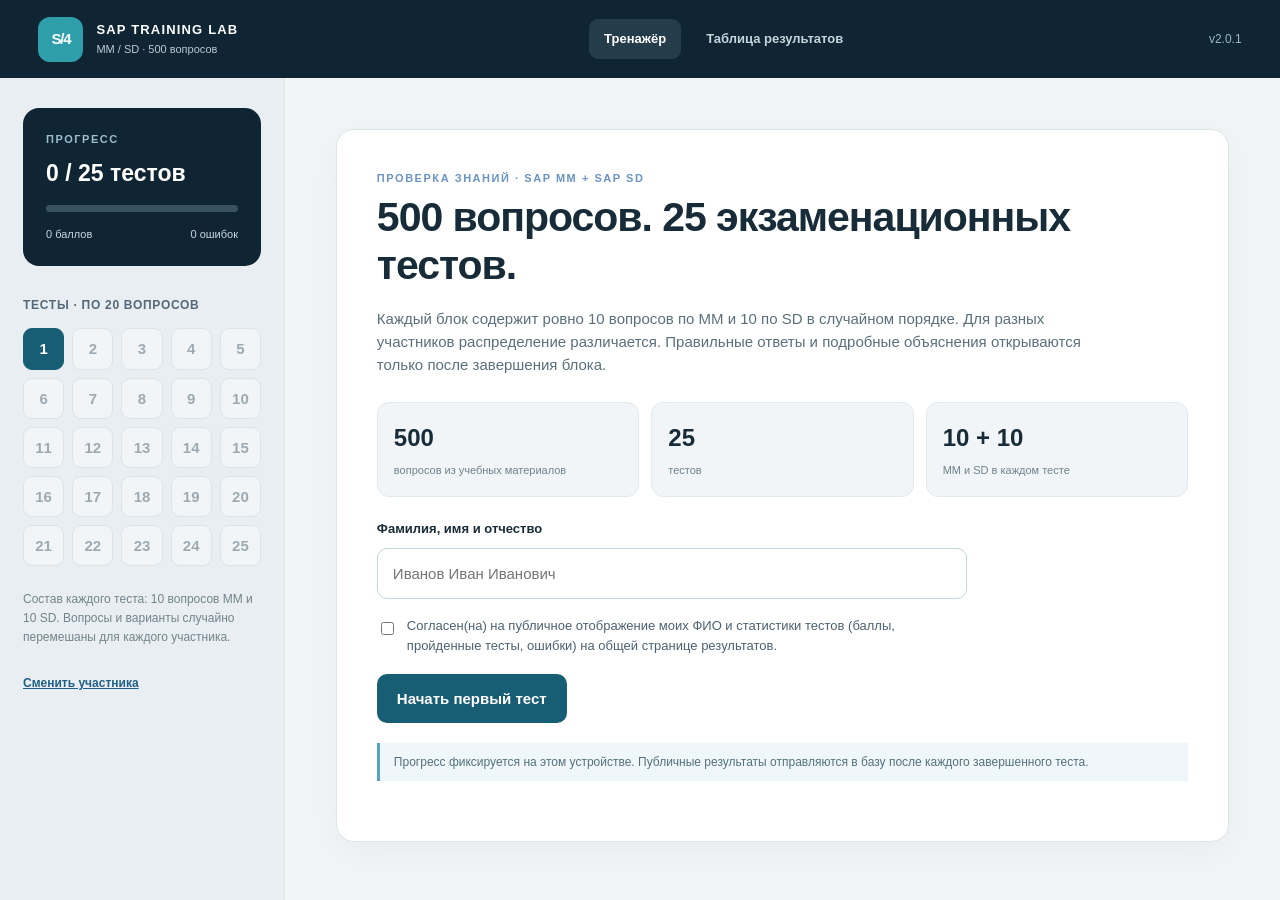
<file: index.html>
<!doctype html>
<html lang="ru"><head><meta charset="utf-8"><meta name="viewport" content="width=device-width, initial-scale=1"><meta name="theme-color" content="#0f2030"><meta name="description" content="SAP MM и SAP SD: 500 вопросов, тесты по 20, одинаковое количество MM и SD, подробные объяснения и рейтинг участников."><title>SAP Training Lab — 500 вопросов MM + SD</title><link rel="stylesheet" href="./assets/styles.css"></head>
<body data-page="trainer"><header class="site-header"><div class="brand"><span class="brand-mark">S/4</span><span><strong>SAP TRAINING LAB</strong><small>MM / SD · 500 вопросов</small></span></div><nav class="topnav"><a class="current" href="./index.html">Тренажёр</a><a href="./leaderboard.html">Таблица результатов</a></nav><span class="version">v2.0.1</span></header>
<main class="layout"><aside class="sidebar"><div class="panel-dark"><div class="tinycaps">ПРОГРЕСС</div><div class="progress-big" id="progressCaption">0 / 25 тестов</div><div class="progress-track"><div id="progressBar"></div></div><div class="aside-stats"><span id="pointsCaption">0 баллов</span><span id="errorsCaption">0 ошибок</span></div></div><div class="aside-heading">Тесты · по 20 вопросов</div><div id="testNav" class="test-grid"></div><p class="sidebar-note">Состав каждого теста: 10 вопросов MM и 10 SD. Вопросы и варианты случайно перемешаны для каждого участника.</p><button class="link-btn" id="newParticipant" type="button">Сменить участника</button></aside><section class="main-section"><div id="notice" aria-live="polite"></div><div id="app" aria-live="polite"><div class="surface"><h1>Загрузка банка вопросов…</h1></div></div></section></main>
<script src="./config.js"></script><script src="./assets/app.js" defer></script></body></html>
</file>
<file: assets/styles.css>
:root{--ink:#172c38;--muted:#657784;--dark:#102534;--navy:#0d1e2d;--blue:#275eb3;--cyan:#2b94a6;--green:#167a68;--red:#b74747;--bg:#f2f5f6;--line:#dce5e9;--light:#fff;--surface:#fff;font:15px/1.55 Inter,-apple-system,BlinkMacSystemFont,"Segoe UI",Arial,sans-serif;color:var(--ink);background:var(--bg)}*{box-sizing:border-box}body{margin:0}button,input,select{font:inherit}button{cursor:pointer}button:disabled{opacity:.45;cursor:not-allowed}a{color:var(--blue);text-decoration:none}a:hover{text-decoration:underline}.site-header{height:78px;display:flex;align-items:center;justify-content:space-between;background:var(--dark);color:#fff;padding:0 clamp(18px,3vw,52px);gap:22px}.brand{display:flex;align-items:center;gap:13px;white-space:nowrap}.brand-mark{display:grid;place-items:center;width:45px;height:45px;border-radius:12px;background:#2e9eaa;font-weight:900;letter-spacing:-.08em}.brand strong{display:block;font-size:13px;letter-spacing:.09em}.brand small{display:block;color:#b7cbd3;font-size:11px}.topnav{display:flex;gap:10px;align-items:center}.topnav a{color:#c2d6dc;font-weight:650;padding:10px 15px;border-radius:9px;white-space:nowrap;font-size:13px}.topnav a:hover,.topnav .current{background:#253c4b;color:white;text-decoration:none}.version{color:#9cb8c4;font-size:12px}.layout{display:grid;grid-template-columns:285px minmax(0,1fr);max-width:1520px;margin:auto;min-height:calc(100vh - 78px)}.sidebar{background:#e8eef1;padding:30px 23px;border-right:1px solid var(--line)}.panel-dark{background:var(--dark);color:white;border-radius:16px;padding:23px}.tinycaps,.eyebrow{font-size:11px;letter-spacing:.14em;font-weight:800;color:#6994c4}.panel-dark .tinycaps{color:#9bbecf}.progress-big{font-size:23px;font-weight:850;margin:8px 0 13px}.progress-track{height:7px;border-radius:8px;background:#38525f;overflow:hidden}.progress-track>div{width:0;height:100%;background:#55c6b9;transition:width .25s}.aside-stats{display:flex;justify-content:space-between;color:#c9d6de;font-size:11px;margin-top:14px}.aside-heading{font-size:12px;font-weight:800;letter-spacing:.06em;text-transform:uppercase;color:#536879;margin:30px 0 14px}.test-grid{display:grid;grid-template-columns:repeat(5,1fr);gap:8px}.test-grid button{border:1px solid #ced8df;background:#fff;border-radius:9px;aspect-ratio:1;color:#455968;font-weight:800}.test-grid button.active{background:#175e75;border-color:#175e75;color:white}.test-grid button.done{border-color:#91c9b5;background:#e6f8ef;color:#126e58}.test-grid button.active.done{background:#175e75;color:white}.sidebar-note{font-size:12px;color:#72848c;margin:24px 0}.link-btn{border:0;background:transparent;color:#225f88;padding:0;font-size:12px;font-weight:750;text-decoration:underline}.main-section{padding:clamp(18px,4vw,55px);min-width:0;max-width:1160px;width:100%}.surface{background:#fff;border:1px solid var(--line);border-radius:18px;padding:clamp(20px,3.1vw,42px);box-shadow:0 10px 40px rgba(14,34,48,.045)}h1,h2,h3,p{margin-top:0}h1{font-size:clamp(26px,3.6vw,41px);line-height:1.18;letter-spacing:-.025em;margin:6px 0 17px}h2{font-size:22px;line-height:1.3}h3{font-size:17px}.lead{font-size:15px;color:#59707b;max-width:740px;margin-bottom:26px}.btn{border:0;border-radius:10px;background:#175e75;color:#fff;padding:13px 20px;font-weight:750;min-height:45px}.btn:hover{background:#0e4f66}.btn.alt{background:#edf3f6;color:#22536a}.btn.alt:hover{background:#dbe9ef}.btn.ghost{background:transparent;color:#175e75}.btn:focus-visible,.option:focus-visible,input:focus-visible{outline:3px solid #7bbfe6;outline-offset:2px}.action-row{display:flex;gap:10px;align-items:center;justify-content:space-between;margin-top:28px;flex-wrap:wrap}.field-label{font-size:13px;font-weight:750;display:block;margin-bottom:9px}.text-input{width:100%;border:1px solid #c4d5dd;border-radius:10px;padding:13px 15px;font-size:15px;background:#fff;color:#173443}.profile-form{max-width:590px}.consent{display:flex;align-items:flex-start;gap:10px;font-size:13px;color:#4c6270;margin:17px 0}.consent input{margin-top:4px;width:17px;height:17px}.soft-note{border-left:3px solid #57a3bc;padding:10px 14px;background:#f0f7fa;color:#54717c;font-size:12px;margin:20px 0}.warn{background:#fff6e6;color:#785222;border:1px solid #f3d9a8;padding:12px 16px;border-radius:10px;font-size:13px;margin:14px 0}.oknote{background:#eaf8f1;color:#15674c;border:1px solid #b7dfca;padding:12px 16px;border-radius:10px;font-size:13px;margin:14px 0}.q-head{display:flex;justify-content:space-between;gap:10px;align-items:center;margin-bottom:25px}.pill{font-size:12px;font-weight:800;padding:6px 10px;border-radius:100px;background:#e9f3f7;color:#24637a}.pill.sd{background:#f2eafa;color:#654588}.subtle{font-size:12px;color:#71818e}.q-title{font-size:clamp(19px,2.3vw,25px);line-height:1.45;font-weight:760;margin-bottom:13px;white-space:pre-wrap}.q-instr{color:#69818b;font-size:13px;margin-bottom:21px}.options{display:grid;gap:10px}.option{display:flex;gap:14px;text-align:left;align-items:flex-start;border:1px solid #dce6ec;background:white;border-radius:12px;padding:15px;width:100%;color:var(--ink)}.option:hover{border-color:#94bacb;background:#f9fcff}.option.selected{border:2px solid #2695a7;background:#edf8fb;padding:14px}.option-mark{font-size:12px;font-weight:850;background:#eef3f6;width:28px;height:28px;display:grid;place-items:center;border-radius:7px;flex:0 0 28px;color:#496574}.selected .option-mark{background:#268fa1;color:white}.option-text{flex:1}.question-index{display:flex;flex-wrap:wrap;gap:6px;margin-top:26px}.question-index button{min-width:34px;height:34px;border:1px solid #d6e4e9;border-radius:7px;background:#fff;font-size:12px;font-weight:750;color:#657784}.question-index button.active{background:#225f75;color:#fff}.question-index button.answered:not(.active){background:#e2f5ed;border-color:#8ccab0;color:#146044}.stat-cards{display:grid;grid-template-columns:repeat(3,minmax(0,1fr));gap:12px;margin:22px 0}.stat-card{background:#f1f5f7;border:1px solid #e3eaee;border-radius:12px;padding:16px}.stat-card strong{font-size:24px;display:block}.stat-card span{font-size:11px;color:#6e838d}.scoreline{font-size:45px;font-weight:900;letter-spacing:-.06em;color:#195e71;line-height:1.1}.divider{border-top:1px solid #e2e9ed;margin:27px 0}.review-card{border:1px solid #dfebee;border-radius:13px;padding:20px;margin:14px 0}.review-card .q-title{font-size:17px;margin:10px 0}.answer-line{border-radius:8px;padding:10px 13px;margin:7px 0;background:#f7f9fa}.answer-line.correct{background:#e6f7ef;border-left:3px solid #26976c}.answer-line.wrong{background:#fff1ef;border-left:3px solid #c65e5e}.answer-line .explanation{display:block;color:#68818b;font-size:12px;margin-top:5px}.answer-line .flag{display:block;font-size:10px;font-weight:800;color:#4e6d7a;letter-spacing:.035em;margin-top:4px}.small-note{font-size:12px;color:#5d7380;margin-top:8px}.filterbuttons{display:flex;gap:6px;margin:20px 0}.filterbuttons button{padding:8px 12px;border-radius:7px;background:#f1f4f6;border:1px solid #d9e2e7;color:#4e6572}.filterbuttons button.active{background:#175e75;color:white}.leaderboard-layout{max-width:1180px;padding:50px 25px;margin:auto}.page-heading{margin-bottom:27px}.page-heading p{color:#61757c;max-width:750px}.board-tools{display:flex;gap:12px;align-items:center;justify-content:space-between;flex-wrap:wrap;margin-bottom:18px}.board-tools input{max-width:400px}.table-wrap{overflow:auto;border:1px solid #dce5eb;border-radius:12px}.board{border-collapse:collapse;width:100%;min-width:650px}.board th,.board td{text-align:left;padding:14px 17px;border-bottom:1px solid #e7edef}.board th{font-size:12px;font-weight:800;color:#536c78;background:#f5f8f9;white-space:nowrap}.board th button{border:0;background:transparent;font-weight:800;color:#536c78;padding:0}.board tr:last-child td{border-bottom:0}.board tr.mine{background:#edf8f7}.board .number{font-weight:800;font-variant-numeric:tabular-nums}.footer-note{font-size:12px;color:#839198;margin-top:25px}.badge{display:inline-block;border-radius:7px;background:#eaf5ed;color:#167153;padding:3px 9px;font-size:11px;font-weight:800}.spacer{flex:1}.error-page{border:1px solid #f0d9d5;background:#fff6f5;border-radius:12px;padding:18px}.source-note{font-size:11px;color:#728994;margin-top:9px}.mini{font-size:11px;color:#7b8e97}.toolbar{display:flex;gap:8px;align-items:center}.toolbar a{font-size:13px;font-weight:750}@media(max-width:1000px){.layout{grid-template-columns:220px 1fr}.sidebar{padding:22px 14px}.main-section{padding:25px}}@media(max-width:720px){.site-header{height:auto;min-height:72px;flex-wrap:wrap;padding:12px 16px}.topnav{order:3;width:100%;justify-content:center}.topnav a{padding:8px}.version{display:none}.layout{display:block}.sidebar{position:static;display:flex;flex-wrap:wrap;gap:14px;align-items:center;border-right:0;border-bottom:1px solid var(--line);padding:15px}.panel-dark{width:100%;padding:16px}.sidebar .aside-heading,.sidebar .sidebar-note{display:none}.test-grid{grid-template-columns:repeat(13,minmax(0,1fr));width:100%;gap:4px}.test-grid button{font-size:10px;border-radius:5px}.main-section{padding:15px}.stat-cards{gap:7px}.stat-card{padding:11px}.stat-card strong{font-size:19px}.leaderboard-layout{padding:25px 13px}}
</file>
